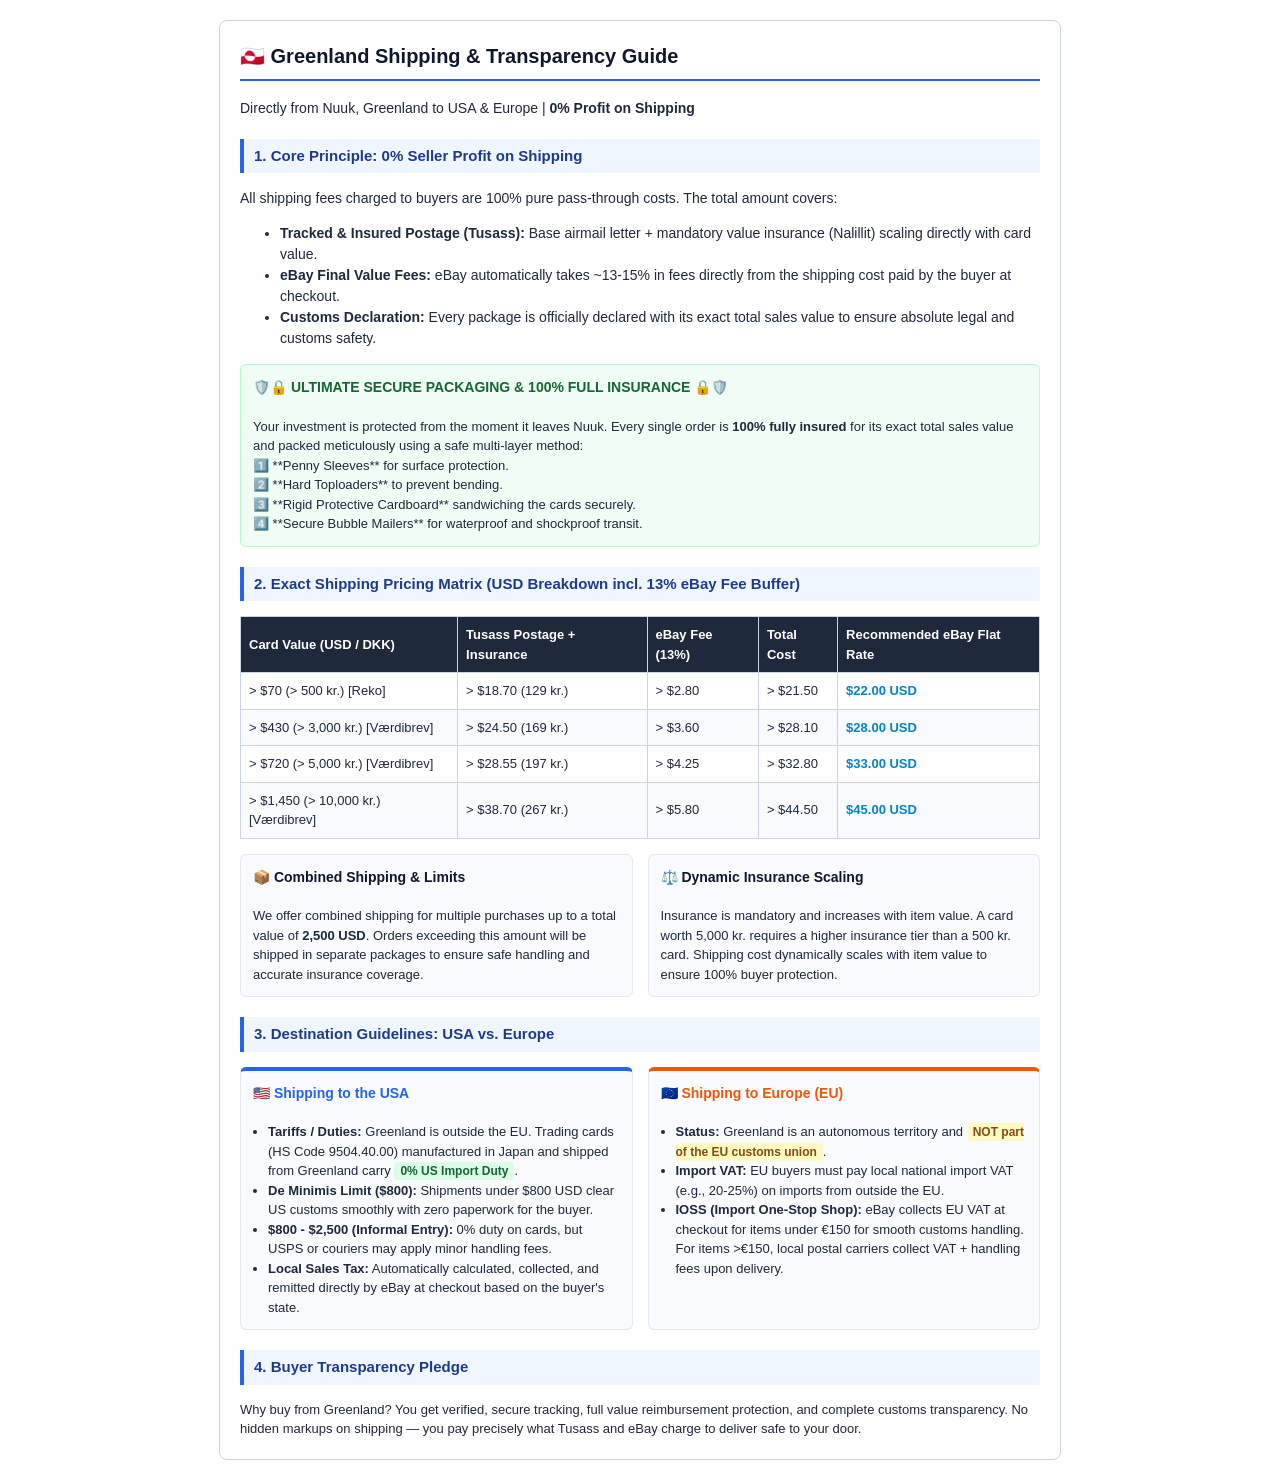
<file: Store/Sugimori Gem Archive/Shipping, import taxes.html>
<!DOCTYPE html>
<html lang="en">
<head>
    <meta charset="UTF-8">
    <title>Greenland Shipping & Transparency Guide</title>
    <style>
        .transparency-box {
            font-family: -apple-system, BlinkMacSystemFont, "Segoe UI", Roboto, Helvetica, Arial, sans-serif;
            color: #1e293b;
            background: #ffffff;
            border: 1px solid #cbd5e1;
            border-radius: 8px;
            padding: 20px;
            max-width: 800px;
            margin: 20px auto;
            line-height: 1.5;
            font-size: 14px;
        }
        .transparency-box h2 {
            color: #0f172a;
            border-bottom: 2px solid #2563eb;
            padding-bottom: 8px;
            margin-top: 0;
            font-size: 20px;
        }
        .transparency-box h3 {
            color: #1e3a8a;
            font-size: 15px;
            margin-top: 20px;
            background: #eff6ff;
            padding: 6px 10px;
            border-left: 4px solid #2563eb;
        }
        .transparency-grid {
            display: flex;
            gap: 15px;
            margin-top: 10px;
        }
        .transparency-col {
            flex: 1;
            background: #f8fafc;
            border: 1px solid #e2e8f0;
            border-radius: 6px;
            padding: 12px;
        }
        .transparency-table {
            width: 100%;
            border-collapse: collapse;
            margin-top: 10px;
            font-size: 13px;
        }
        .transparency-table th, .transparency-table td {
            border: 1px solid #cbd5e1;
            padding: 8px;
            text-align: left;
        }
        .transparency-table th {
            background: #1e293b;
            color: white;
        }
        .transparency-table tr:nth-child(even) { background: #f8fafc; }
        .tag-green { background: #dcfce7; color: #166534; padding: 2px 6px; border-radius: 4px; font-weight: bold; font-size: 12px; }
        .tag-yellow { background: #fef9c3; color: #854d0e; padding: 2px 6px; border-radius: 4px; font-weight: bold; font-size: 12px; }
        .highlight { font-weight: bold; color: #0284c7; }
        .security-badge { background: #f0fdf4; border: 1px solid #bbf7d0; border-radius: 6px; padding: 12px; margin-top: 15px; }
    </style>
</head>
<body>

<div class="transparency-box">
    <h2>🇬🇱 Greenland Shipping & Transparency Guide</h2>
    <p>Directly from Nuuk, Greenland to USA & Europe | <strong>0% Profit on Shipping</strong></p>

    <h3>1. Core Principle: 0% Seller Profit on Shipping</h3>
    <p>All shipping fees charged to buyers are 100% pure pass-through costs. The total amount covers:</p>
    <ul>
        <li><strong>Tracked & Insured Postage (Tusass):</strong> Base airmail letter + mandatory value insurance (Nalillit) scaling directly with card value.</li>
        <li><strong>eBay Final Value Fees:</strong> eBay automatically takes ~13-15% in fees directly from the shipping cost paid by the buyer at checkout.</li>
        <li><strong>Customs Declaration:</strong> Every package is officially declared with its exact total sales value to ensure absolute legal and customs safety.</li>
    </ul>

    <div class="security-badge">
        <h4 style="margin-top:0; color:#166534; display:flex; align-items:center; gap:6px;">🛡️🔒 ULTIMATE SECURE PACKAGING & 100% FULL INSURANCE 🔒🛡️</h4>
        <p style="font-size:13px; margin-bottom:0;">Your investment is protected from the moment it leaves Nuuk. Every single order is <strong>100% fully insured</strong> for its exact total sales value and packed meticulously using a safe multi-layer method: 
        <br>1️⃣ **Penny Sleeves** for surface protection.
        <br>2️⃣ **Hard Toploaders** to prevent bending.
        <br>3️⃣ **Rigid Protective Cardboard** sandwiching the cards securely.
        <br>4️⃣ **Secure Bubble Mailers** for waterproof and shockproof transit.</p>
    </div>

    <h3>2. Exact Shipping Pricing Matrix (USD Breakdown incl. 13% eBay Fee Buffer)</h3>
    <table class="transparency-table">
        <thead>
            <tr>
                <th>Card Value (USD / DKK)</th>
                <th>Tusass Postage + Insurance</th>
                <th>eBay Fee (13%)</th>
                <th>Total Cost</th>
                <th>Recommended eBay Flat Rate</th>
            </tr>
        </thead>
        <tbody>
            <tr>
                <td>> $70 (> 500 kr.) [Reko]</td>
                <td>> $18.70 (129 kr.)</td>
                <td>> $2.80</td>
                <td>> $21.50</td>
                <td><span class="highlight">$22.00 USD</span></td>
            </tr>
            <tr>
                <td>> $430 (> 3,000 kr.) [Værdibrev]</td>
                <td>> $24.50 (169 kr.)</td>
                <td>> $3.60</td>
                <td>> $28.10</td>
                <td><span class="highlight">$28.00 USD</span></td>
            </tr>
            <tr>
                <td>> $720 (> 5,000 kr.) [Værdibrev]</td>
                <td>> $28.55 (197 kr.)</td>
                <td>> $4.25</td>
                <td>> $32.80</td>
                <td><span class="highlight">$33.00 USD</span></td>
            </tr>
            <tr>
                <td>> $1,450 (> 10,000 kr.) [Værdibrev]</td>
                <td>> $38.70 (267 kr.)</td>
                <td>> $5.80</td>
                <td>> $44.50</td>
                <td><span class="highlight">$45.00 USD</span></td>
            </tr>
        </tbody>
    </table>

    <div class="transparency-grid" style="margin-top: 15px;">
        <div class="transparency-col">
            <h4 style="margin-top:0; color:#0f172a;">📦 Combined Shipping & Limits</h4>
            <p style="font-size:13px; margin-bottom:0;">We offer combined shipping for multiple purchases up to a total value of <strong>2,500 USD</strong>. Orders exceeding this amount will be shipped in separate packages to ensure safe handling and accurate insurance coverage.</p>
        </div>
        <div class="transparency-col">
            <h4 style="margin-top:0; color:#0f172a;">⚖️ Dynamic Insurance Scaling</h4>
            <p style="font-size:13px; margin-bottom:0;">Insurance is mandatory and increases with item value. A card worth 5,000 kr. requires a higher insurance tier than a 500 kr. card. Shipping cost dynamically scales with item value to ensure 100% buyer protection.</p>
        </div>
    </div>

    <h3>3. Destination Guidelines: USA vs. Europe</h3>
    <div class="transparency-grid">
        <div class="transparency-col" style="border-top: 4px solid #2563eb;">
            <h4 style="margin-top:0; color:#2563eb;">🇺🇸 Shipping to the USA</h4>
            <ul style="padding-left:15px; font-size:13px; margin-bottom:0;">
                <li><strong>Tariffs / Duties:</strong> Greenland is outside the EU. Trading cards (HS Code 9504.40.00) manufactured in Japan and shipped from Greenland carry <span class="tag-green">0% US Import Duty</span>.</li>
                <li><strong>De Minimis Limit ($800):</strong> Shipments under $800 USD clear US customs smoothly with zero paperwork for the buyer.</li>
                <li><strong>$800 - $2,500 (Informal Entry):</strong> 0% duty on cards, but USPS or couriers may apply minor handling fees.</li>
                <li><strong>Local Sales Tax:</strong> Automatically calculated, collected, and remitted directly by eBay at checkout based on the buyer's state.</li>
            </ul>
        </div>
        <div class="transparency-col" style="border-top: 4px solid #ea580c;">
            <h4 style="margin-top:0; color:#ea580c;">🇪🇺 Shipping to Europe (EU)</h4>
            <ul style="padding-left:15px; font-size:13px; margin-bottom:0;">
                <li><strong>Status:</strong> Greenland is an autonomous territory and <span class="tag-yellow">NOT part of the EU customs union</span>.</li>
                <li><strong>Import VAT:</strong> EU buyers must pay local national import VAT (e.g., 20-25%) on imports from outside the EU.</li>
                <li><strong>IOSS (Import One-Stop Shop):</strong> eBay collects EU VAT at checkout for items under €150 for smooth customs handling. For items >€150, local postal carriers collect VAT + handling fees upon delivery.</li>
            </ul>
        </div>
    </div>

    <h3>4. Buyer Transparency Pledge</h3>
    <p style="font-size:13px; margin-bottom:0;">Why buy from Greenland? You get verified, secure tracking, full value reimbursement protection, and complete customs transparency. No hidden markups on shipping — you pay precisely what Tusass and eBay charge to deliver safe to your door.</p>

</div>

</body>
</html>
</file>
